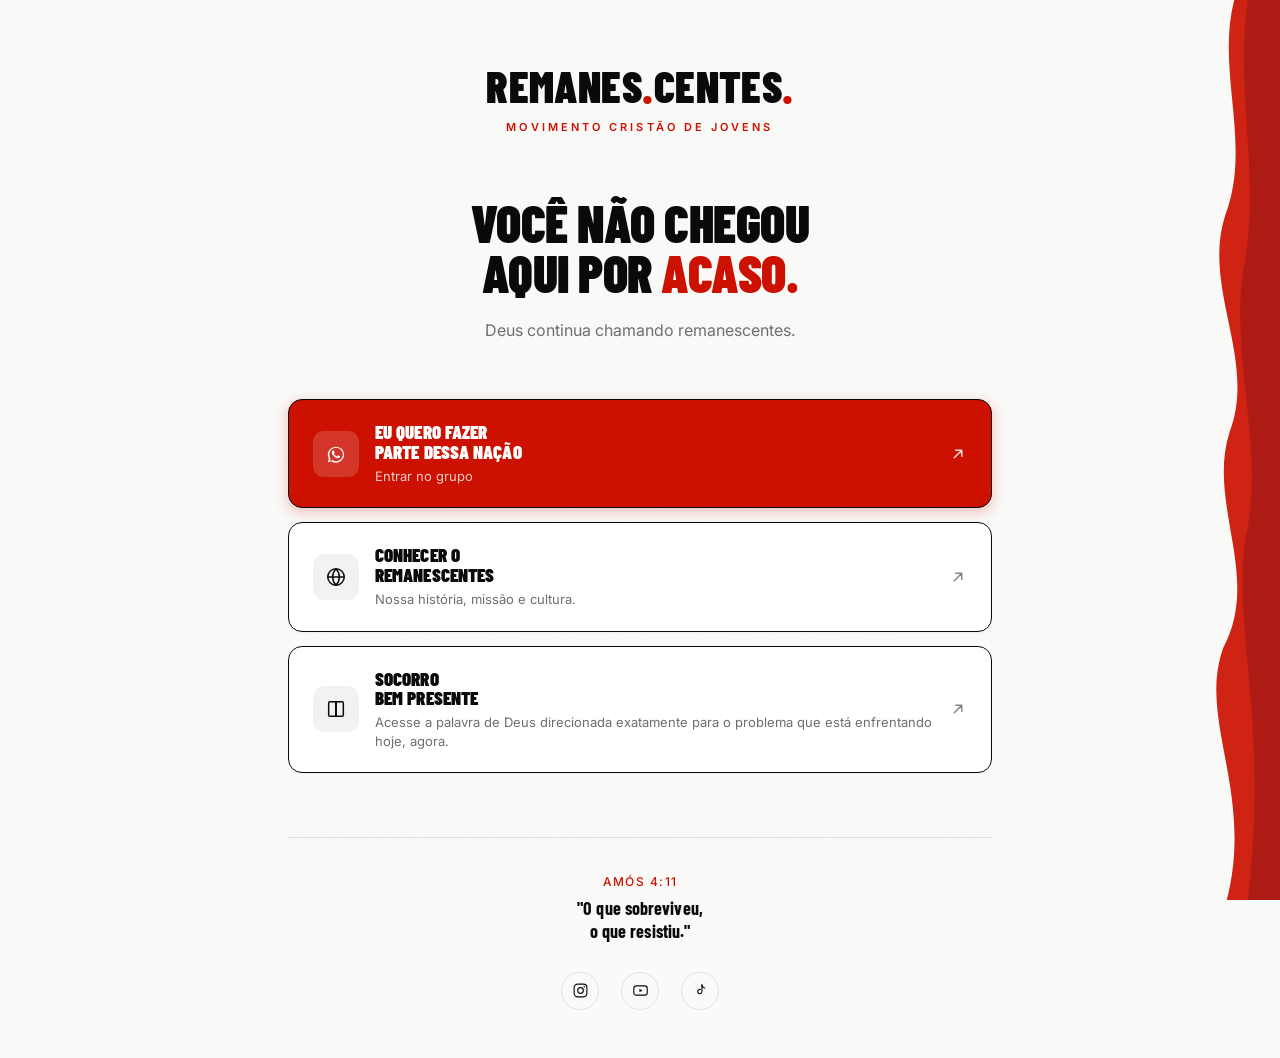
<file: biosite/index.html>
<!DOCTYPE html>
<html lang="pt-BR">
<head>
<meta charset="UTF-8">
<meta name="viewport" content="width=device-width, initial-scale=1.0, viewport-fit=cover">
<title>Remanes.centes — Movimento cristão de jovens</title>
<meta name="description" content="Você não chegou aqui por acaso. Deus continua chamando remanescentes.">
<link rel="icon" type="image/svg+xml" href="assets/favicon.svg">

<link rel="preconnect" href="https://fonts.googleapis.com">
<link rel="preconnect" href="https://fonts.gstatic.com" crossorigin>
<link href="https://fonts.googleapis.com/css2?family=Barlow+Condensed:wght@700;900&family=Inter:wght@400;500;600&display=swap" rel="stylesheet">

<link rel="stylesheet" href="css/variables.css">
<link rel="stylesheet" href="css/style.css">
<link rel="stylesheet" href="css/animations.css">
</head>
<body>

<div class="loader" id="loader">
  <div class="loader-mark">REMANES<span class="dot">.</span>CENTES<span class="dot">.</span></div>
</div>

<div class="grain" aria-hidden="true">
  <svg width="100%" height="100%">
    <filter id="grainFilter">
      <feTurbulence type="fractalNoise" baseFrequency="0.85" numOctaves="2" stitchTiles="stitch"/>
      <feColorMatrix type="saturate" values="0"/>
    </filter>
    <rect width="100%" height="100%" filter="url(#grainFilter)"/>
  </svg>
</div>

<div class="brush-wrap" aria-hidden="true">
  <svg viewBox="0 0 120 1000" preserveAspectRatio="none" xmlns="http://www.w3.org/2000/svg">
    <path d="M70 0 C 50 80, 90 160, 60 240 C 35 320, 95 400, 65 480 C 40 560, 100 640, 58 720 C 30 800, 92 880, 62 1000 L 120 1000 L 120 0 Z" fill="#CC1100"/>
    <path d="M85 0 C 70 100, 100 200, 80 300 C 65 400, 105 500, 82 600 C 68 700, 108 800, 85 1000 L 120 1000 L 120 0 Z" fill="#8B0000" opacity="0.55"/>
  </svg>
</div>

<main class="container">

  <header class="brand reveal" data-reveal="0">
    <div class="brand-mark">REMANES<span class="dot">.</span>CENTES<span class="dot">.</span></div>
    <div class="brand-sub">MOVIMENTO CRISTÃO DE JOVENS</div>
  </header>

  <section class="hero reveal" data-reveal="90">
    <h1 class="hero-title">VOCÊ NÃO CHEGOU<br>AQUI POR <span class="accent">ACASO.</span></h1>
    <p class="hero-text">Deus continua chamando remanescentes.</p>
  </section>

  <nav class="cards" aria-label="Links principais">

    <a href="#" id="link-whatsapp" target="_blank" rel="noopener" class="card card-primary reveal" data-reveal="180">
      <span class="card-icon" aria-hidden="true">
        <svg viewBox="0 0 24 24" fill="none" xmlns="http://www.w3.org/2000/svg">
          <path d="M17.6 6.32A8.86 8.86 0 0 0 11.94 4C7.03 4 3.04 7.98 3.04 12.9c0 1.57.41 3.1 1.2 4.45L3 21l3.76-1.2a8.9 8.9 0 0 0 5.18 1.65h.01c4.9 0 8.89-3.98 8.89-8.9a8.84 8.84 0 0 0-2.6-6.23h.36zM11.95 19.8h-.01a7.4 7.4 0 0 1-3.77-1.03l-.27-.16-2.8.9.9-2.73-.18-.28a7.36 7.36 0 0 1-1.13-3.93c0-4.07 3.32-7.38 7.4-7.38a7.34 7.34 0 0 1 7.38 7.38c0 4.07-3.32 7.37-7.4 7.37l-.12-.14zm4.05-5.53c-.22-.11-1.31-.65-1.51-.72-.2-.07-.35-.11-.5.11-.15.22-.57.72-.7.87-.13.15-.26.16-.48.05-.22-.11-.94-.35-1.79-1.11a6.69 6.69 0 0 1-1.24-1.54c-.13-.22-.01-.34.1-.45.1-.1.22-.26.33-.4.11-.13.15-.22.22-.37.07-.15.04-.28-.02-.39-.06-.11-.5-1.2-.68-1.65-.18-.43-.36-.37-.5-.38h-.43c-.15 0-.39.06-.59.28-.2.22-.78.76-.78 1.85s.8 2.15.91 2.3c.11.15 1.57 2.4 3.81 3.36.53.23.95.37 1.27.47.53.17 1.02.15 1.4.09.43-.06 1.31-.53 1.49-1.05.18-.51.18-.95.13-1.04-.05-.09-.2-.15-.42-.26z" fill="white"/>
        </svg>
      </span>
      <span class="card-body">
        <span class="card-title">EU QUERO FAZER<br>PARTE DESSA NAÇÃO</span>
        <span class="card-subtext">Entrar no grupo</span>
      </span>
      <svg class="card-arrow" viewBox="0 0 24 24" fill="none" aria-hidden="true">
        <path d="M7 17L17 7M17 7H9M17 7V15" stroke="white" stroke-width="2" stroke-linecap="round" stroke-linejoin="round"/>
      </svg>
    </a>

    <a href="#" id="link-site" target="_blank" rel="noopener" class="card reveal" data-reveal="260">
      <span class="card-icon" aria-hidden="true">
        <svg viewBox="0 0 24 24" fill="none" xmlns="http://www.w3.org/2000/svg">
          <circle cx="12" cy="12" r="9" stroke="#0A0A0A" stroke-width="1.6"/>
          <path d="M3 12h18M12 3c2.4 2.6 3.7 5.8 3.7 9s-1.3 6.4-3.7 9c-2.4-2.6-3.7-5.8-3.7-9s1.3-6.4 3.7-9z" stroke="#0A0A0A" stroke-width="1.6"/>
        </svg>
      </span>
      <span class="card-body">
        <span class="card-title">CONHECER O<br>REMANESCENTES</span>
        <span class="card-subtext">Nossa história, missão e cultura.</span>
      </span>
      <svg class="card-arrow" viewBox="0 0 24 24" fill="none" aria-hidden="true">
        <path d="M7 17L17 7M17 7H9M17 7V15" stroke="#0A0A0A" stroke-width="2" stroke-linecap="round" stroke-linejoin="round"/>
      </svg>
    </a>

    <a href="#" id="link-biblia" target="_blank" rel="noopener" class="card reveal" data-reveal="340">
      <span class="card-icon" aria-hidden="true">
        <svg viewBox="0 0 24 24" fill="none" xmlns="http://www.w3.org/2000/svg">
          <path d="M4 5.5C4 4.67 4.67 4 5.5 4H12v16H5.5c-.83 0-1.5-.67-1.5-1.5v-13z" stroke="#0A0A0A" stroke-width="1.6" stroke-linejoin="round"/>
          <path d="M20 5.5c0-.83-.67-1.5-1.5-1.5H12v16h6.5c.83 0 1.5-.67 1.5-1.5v-13z" stroke="#0A0A0A" stroke-width="1.6" stroke-linejoin="round"/>
          <path d="M12 4v16" stroke="#0A0A0A" stroke-width="1.6"/>
        </svg>
      </span>
      <span class="card-body">
        <span class="card-title">SOCORRO<br>BEM PRESENTE</span>
        <span class="card-subtext">Acesse a palavra de Deus direcionada exatamente para o problema que está enfrentando hoje, agora.</span>
      </span>
      <svg class="card-arrow" viewBox="0 0 24 24" fill="none" aria-hidden="true">
        <path d="M7 17L17 7M17 7H9M17 7V15" stroke="#0A0A0A" stroke-width="2" stroke-linecap="round" stroke-linejoin="round"/>
      </svg>
    </a>

  </nav>

  <footer class="footer reveal" data-reveal="420">
    <div class="footer-verse">AMÓS 4:11</div>
    <div class="footer-quote">"O que sobreviveu,<br>o que resistiu."</div>

    <div class="footer-social">
      <a href="#" id="social-instagram" target="_blank" rel="noopener" aria-label="Instagram">
        <svg viewBox="0 0 24 24" fill="none"><rect x="3" y="3" width="18" height="18" rx="5" stroke="currentColor" stroke-width="1.6"/><circle cx="12" cy="12" r="4" stroke="currentColor" stroke-width="1.6"/><circle cx="17.3" cy="6.7" r="1.1" fill="currentColor"/></svg>
      </a>
      <a href="#" id="social-youtube" target="_blank" rel="noopener" aria-label="YouTube">
        <svg viewBox="0 0 24 24" fill="none"><rect x="2.5" y="5.5" width="19" height="13" rx="3.5" stroke="currentColor" stroke-width="1.6"/><path d="M10.5 9.5L15 12l-4.5 2.5v-5z" fill="currentColor"/></svg>
      </a>
      <a href="#" id="social-tiktok" target="_blank" rel="noopener" aria-label="TikTok">
        <svg viewBox="0 0 24 24" fill="none"><path d="M14 4v9.5a3 3 0 1 1-2.2-2.9" stroke="currentColor" stroke-width="1.6" stroke-linecap="round"/><path d="M14 4c0 2.5 2 4.2 4.2 4.4" stroke="currentColor" stroke-width="1.6" stroke-linecap="round"/></svg>
      </a>
    </div>
  </footer>

</main>

<div class="popup-overlay" id="popup-overlay" role="dialog" aria-modal="true" aria-hidden="true">
  <div class="popup-modal">
    <div class="popup-bar"></div>
    <div class="popup-content">
      <h2 class="popup-title">DEUS TEM UMA<br>PALAVRA PARA VOCÊ.</h2>
      <p class="popup-text">
        Talvez você tenha vindo conhecer o Remanescentes.<br><br>
        Mas Deus talvez queira falar primeiro ao seu coração.<br><br>
        Existe uma mensagem preparada <strong>exatamente</strong> para o problema que você está enfrentando hoje.
      </p>
    </div>
    <div class="popup-actions">
      <a href="#" id="popup-primary" target="_blank" rel="noopener" class="popup-btn-primary">
        QUERO OUVIR ESSA PALAVRA
      </a>
      <button type="button" id="popup-close" class="popup-btn-secondary">Agora não</button>
    </div>
  </div>
</div>

<script src="js/config.js"></script>
<script src="js/app.js"></script>
<script src="js/popup.js"></script>
</body>
</html>
</file>
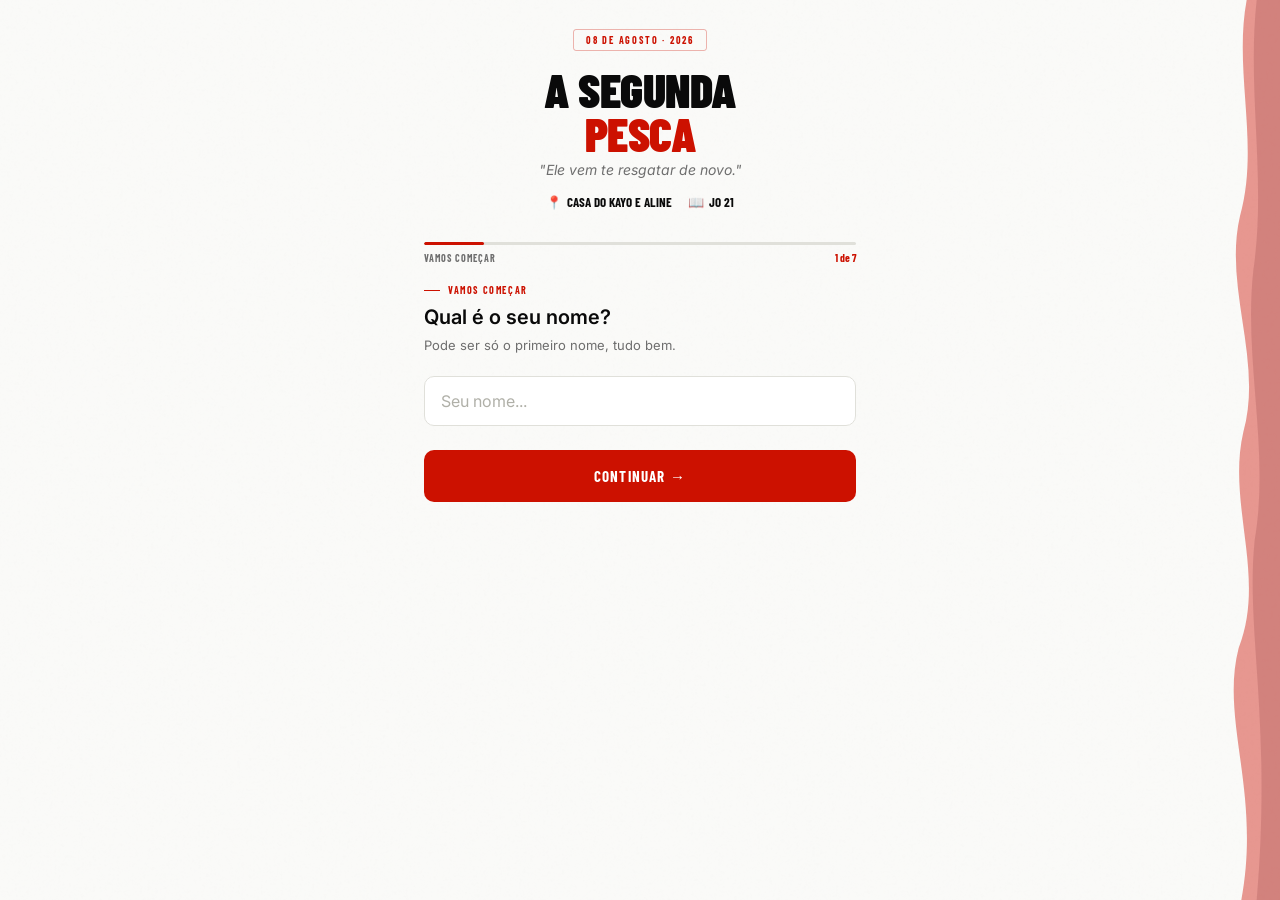
<file: confirmacao/index.html>
<!DOCTYPE html>
<html lang="pt-BR">
<head>
<meta charset="UTF-8">
<meta name="viewport" content="width=device-width, initial-scale=1.0">
<title>A Segunda Pesca — Confirmar Presença</title>
<link href="https://fonts.googleapis.com/css2?family=Barlow+Condensed:wght@700;900&family=Inter:wght@400;500;600&display=swap" rel="stylesheet">
<style>
*{margin:0;padding:0;box-sizing:border-box}
:root{
  --black:#0A0A0A;--red:#CC1100;--ember:#8B0000;
  --white:#F5F5F0;--bg:#FAFAF8;
  --gray:#1A1A1A;--gray2:#2A2A2A;--muted:#6E6E6E;
  --line:#E0E0DA;--line2:#F0F0EA;
  --fd:'Barlow Condensed',sans-serif;--fb:'Inter',sans-serif;
  --ease:cubic-bezier(.16,1,.3,1);
}
html,body{background:var(--bg);color:var(--black);font-family:var(--fb);min-height:100vh;-webkit-font-smoothing:antialiased}
body::before{content:'';position:fixed;inset:0;background-image:url("data:image/svg+xml,%3Csvg viewBox='0 0 256 256' xmlns='http://www.w3.org/2000/svg'%3E%3Cfilter id='n'%3E%3CfeTurbulence type='fractalNoise' baseFrequency='0.9' numOctaves='4' stitchTiles='stitch'/%3E%3C/filter%3E%3Crect width='100%25' height='100%25' filter='url(%23n)' opacity='0.03'/%3E%3C/svg%3E");pointer-events:none;z-index:0;opacity:.5}
.brush{position:fixed;top:0;right:0;width:80px;height:100vh;z-index:0;pointer-events:none;opacity:.6}
.wrap{position:relative;z-index:1;max-width:480px;margin:0 auto;padding:0 0 80px}

/* HEADER */
.hdr{padding:28px 24px 0;text-align:center}
.event-tag{display:inline-block;font-family:var(--fd);font-size:10px;font-weight:700;letter-spacing:.18em;text-transform:uppercase;color:var(--red);border:1px solid rgba(204,17,0,.3);padding:4px 12px;border-radius:3px;margin-bottom:16px}
.event-title{font-family:var(--fd);font-weight:900;font-size:48px;line-height:.92;letter-spacing:-.01em;text-transform:uppercase;color:var(--black);margin-bottom:6px}
.event-title .acc{color:var(--red)}
.event-sub{font-family:var(--fb);font-size:14px;color:var(--muted);font-style:italic;margin-bottom:16px}
.event-info{display:flex;align-items:center;justify-content:center;gap:16px;flex-wrap:wrap;margin-bottom:8px}
.event-pill{font-family:var(--fd);font-size:13px;font-weight:700;text-transform:uppercase;color:var(--muted);display:flex;align-items:center;gap:5px}
.event-pill strong{color:var(--black)}

/* PROGRESS */
.prog-wrap{padding:24px 24px 0}
.prog-track{height:3px;background:var(--line);border-radius:99px;overflow:hidden;margin-bottom:6px}
.prog-bar{height:3px;background:var(--red);border-radius:99px;transition:width .6s var(--ease);width:0%}
.prog-meta{display:flex;justify-content:space-between;align-items:center}
.prog-label{font-family:var(--fd);font-size:10px;font-weight:700;letter-spacing:.1em;text-transform:uppercase;color:var(--muted)}
.prog-steps{font-family:var(--fd);font-size:11px;font-weight:700;color:var(--red)}

/* STEPS */
.steps{padding:20px 24px 0}
.step{display:none;animation:fadeUp .45s var(--ease)}
.step.active{display:block}
@keyframes fadeUp{from{opacity:0;transform:translateY(14px)}to{opacity:1;transform:translateY(0)}}
.step-eyebrow{font-family:var(--fd);font-size:10px;font-weight:700;letter-spacing:.16em;text-transform:uppercase;color:var(--red);margin-bottom:8px;display:flex;align-items:center;gap:8px}
.step-eyebrow::before{content:'';width:16px;height:1px;background:var(--red)}
.step-q{font-size:20px;font-weight:600;color:var(--black);line-height:1.3;margin-bottom:6px}
.step-hint{font-size:13px;color:var(--muted);margin-bottom:20px;line-height:1.5}

/* INPUT */
.field-inp{width:100%;font-family:var(--fb);font-size:16px;padding:14px 16px;border-radius:10px;border:1.5px solid var(--line);background:#fff;color:var(--black);transition:border-color .2s,box-shadow .2s;-webkit-appearance:none}
.field-inp:focus{outline:none;border-color:var(--red);box-shadow:0 0 0 3px rgba(204,17,0,.1)}
.field-inp::placeholder{color:#B0B0A8}

/* PILLS */
.pill-group{display:flex;flex-wrap:wrap;gap:8px;margin-bottom:4px}
.pill{font-family:var(--fd);font-size:14px;font-weight:700;letter-spacing:.03em;text-transform:uppercase;padding:10px 18px;border-radius:99px;border:1.5px solid var(--line);background:#fff;color:var(--muted);cursor:pointer;transition:all .2s var(--ease);user-select:none}
.pill:hover{border-color:var(--red);color:var(--red)}
.pill.selected{border-color:var(--red);background:var(--red);color:#fff;transform:scale(1.04)}
.pill.selected::before{content:'✓ ';opacity:.9}

/* CARDS */
.card-group{display:flex;flex-direction:column;gap:8px}
.card-opt{display:flex;align-items:center;gap:12px;padding:14px 16px;border-radius:10px;border:1.5px solid var(--line);background:#fff;cursor:pointer;transition:all .2s var(--ease);-webkit-tap-highlight-color:transparent}
.card-opt:hover{border-color:var(--red);background:#FFF8F8}
.card-opt.selected{border-color:var(--red);background:#FFF0EE}
.card-dot{width:20px;height:20px;border-radius:50%;border:2px solid var(--line);flex-shrink:0;display:flex;align-items:center;justify-content:center;transition:all .2s}
.card-opt.selected .card-dot{background:var(--red);border-color:var(--red)}
.card-opt.selected .card-dot::after{content:'';width:7px;height:7px;border-radius:50%;background:#fff}
.card-text{font-size:14px;color:var(--black);font-weight:500;line-height:1.4}
.card-sub{font-size:12px;color:var(--muted);margin-top:1px}

/* TEXTAREA */
.field-ta{width:100%;font-family:var(--fb);font-size:15px;padding:14px 16px;border-radius:10px;border:1.5px solid var(--line);background:#fff;color:var(--black);resize:none;height:90px;transition:border-color .2s,box-shadow .2s}
.field-ta:focus{outline:none;border-color:var(--red);box-shadow:0 0 0 3px rgba(204,17,0,.1)}
.field-ta::placeholder{color:#B0B0A8}

/* CONDITIONAL */
.conditional{max-height:0;overflow:hidden;transition:max-height .4s var(--ease),opacity .3s;opacity:0;margin-top:0}
.conditional.open{max-height:200px;opacity:1;margin-top:10px}

/* BUTTONS */
.btn-next{width:100%;font-family:var(--fd);font-size:15px;font-weight:700;letter-spacing:.08em;text-transform:uppercase;background:var(--red);color:#fff;border:none;padding:17px;border-radius:10px;cursor:pointer;transition:opacity .2s,transform .15s;margin-top:24px;display:flex;align-items:center;justify-content:center;gap:8px}
.btn-next:hover{opacity:.88}
.btn-next:active{transform:scale(.98)}
.btn-back{width:100%;font-family:var(--fd);font-size:13px;font-weight:700;letter-spacing:.06em;text-transform:uppercase;background:none;border:1.5px solid var(--line);color:var(--muted);padding:12px;border-radius:10px;cursor:pointer;transition:all .2s;margin-top:8px}
.btn-back:hover{border-color:var(--black);color:var(--black)}

/* DIVIDER */
.divl{height:1px;background:var(--line2);margin:20px 0}

/* BURST */
.burst{position:fixed;top:50%;left:50%;transform:translate(-50%,-50%) scale(0);background:var(--red);border-radius:50%;width:120px;height:120px;display:flex;align-items:center;justify-content:center;font-size:36px;z-index:999;pointer-events:none;transition:transform .35s var(--ease),opacity .35s;opacity:0}
.burst.show{transform:translate(-50%,-50%) scale(1);opacity:1}
.burst.hide{transform:translate(-50%,-50%) scale(2);opacity:0}

/* TOAST */
.toast{position:fixed;top:20px;left:50%;transform:translateX(-50%) translateY(-80px);background:var(--black);color:#fff;font-family:var(--fd);font-size:13px;font-weight:700;letter-spacing:.06em;text-transform:uppercase;padding:11px 20px;border-radius:8px;z-index:998;transition:transform .4s var(--ease);white-space:nowrap;border-left:3px solid var(--red)}
.toast.show{transform:translateX(-50%) translateY(0)}

/* SUCCESS */
.success{display:none;padding:20px 24px;text-align:center;animation:fadeUp .5s var(--ease)}
.success.active{display:block}
.success-icon{font-size:44px;margin-bottom:8px;display:block}
.success-title{font-family:var(--fd);font-weight:900;font-size:30px;line-height:.95;text-transform:uppercase;color:var(--black);margin-bottom:6px}
.success-title .acc{color:var(--red)}
.success-sub{font-size:13px;color:var(--muted);line-height:1.5;margin-bottom:16px;max-width:340px;margin-left:auto;margin-right:auto}

/* CÓDIGO DO BRINDE */
.codigo-wrap{background:var(--black);border-radius:16px;padding:20px 20px;margin-bottom:12px;position:relative;overflow:hidden;text-align:center}
.codigo-wrap::before{content:'';position:absolute;top:0;left:0;right:0;height:3px;background:var(--red)}
.codigo-label{font-family:var(--fd);font-size:10px;font-weight:700;letter-spacing:.18em;text-transform:uppercase;color:var(--red);margin-bottom:8px}
.codigo-tag{
  display:inline-block;
  font-family:var(--fd);font-weight:900;font-size:32px;letter-spacing:.08em;
  text-transform:uppercase;color:#fff;
  background:var(--red);border-radius:8px;
  padding:8px 20px;margin-bottom:8px;
  position:relative;
}
.codigo-tag::after{
  content:'TOQUE PARA COPIAR';
  position:absolute;bottom:-20px;left:50%;transform:translateX(-50%);
  font-family:var(--fd);font-size:9px;font-weight:700;letter-spacing:.1em;
  color:var(--muted);white-space:nowrap;
}
.codigo-instrucao{font-size:12px;color:#888880;line-height:1.5;margin-top:24px}
.codigo-instrucao strong{color:#fff}

/* BRINDE CARD */
.brinde-card{background:var(--line2);border-radius:12px;padding:14px 18px;margin-bottom:14px;border-left:3px solid var(--red);text-align:left}
.brinde-label{font-family:var(--fd);font-size:10px;font-weight:700;letter-spacing:.14em;text-transform:uppercase;color:var(--red);margin-bottom:6px}
.brinde-title{font-family:var(--fd);font-size:20px;font-weight:700;text-transform:uppercase;color:var(--black);margin-bottom:4px}
.brinde-text{font-size:13px;color:var(--muted);line-height:1.6}

/* BOTÕES FINAIS */
.btn-whats{display:flex;align-items:center;justify-content:center;gap:8px;width:100%;font-family:var(--fd);font-size:14px;font-weight:700;letter-spacing:.08em;text-transform:uppercase;background:#25D366;color:#fff;border:none;padding:15px;border-radius:10px;cursor:pointer;transition:opacity .2s;text-decoration:none;margin-bottom:12px;box-shadow:0 4px 14px rgba(37,211,102,.35);animation:pulseGlow 2s ease-in-out infinite}
@keyframes pulseGlow{0%,100%{box-shadow:0 4px 14px rgba(37,211,102,.35)}50%{box-shadow:0 4px 22px rgba(37,211,102,.6)}}
.btn-whats:hover{opacity:.88}

.verse-block{background:var(--line2);border-radius:10px;padding:16px 18px;margin-top:16px;border-left:2px solid var(--red);text-align:left}
.verse-text{font-family:var(--fd);font-size:16px;font-weight:700;font-style:italic;color:var(--black);line-height:1.4;margin-bottom:4px}
.verse-ref{font-size:11px;font-weight:600;letter-spacing:.1em;text-transform:uppercase;color:var(--red)}
.logo-footer{font-family:var(--fd);font-weight:900;font-size:16px;letter-spacing:.04em;text-transform:uppercase;color:var(--muted);margin-top:28px;text-align:center}
.logo-footer span{color:var(--red)}

/* COPIED FEEDBACK */
.copied-tip{font-family:var(--fd);font-size:11px;font-weight:700;letter-spacing:.08em;text-transform:uppercase;color:var(--red);text-align:center;margin-top:32px;opacity:0;transition:opacity .3s}
.copied-tip.show{opacity:1}
</style>
</head>
<body>

<svg class="brush" viewBox="0 0 120 1000" preserveAspectRatio="none" aria-hidden="true">
  <path d="M70 0 C 50 80,90 160,60 240 C 35 320,95 400,65 480 C 40 560,100 640,58 720 C 30 800,92 880,62 1000 L 120 1000 L 120 0 Z" fill="#CC1100" opacity=".7"/>
  <path d="M85 0 C 70 100,100 200,80 300 C 65 400,105 500,82 600 C 68 700,108 800,85 1000 L 120 1000 L 120 0 Z" fill="#8B0000" opacity=".4"/>
</svg>

<div class="burst" id="burst">🔥</div>
<div class="toast" id="toast"></div>

<div class="wrap">
  <div class="hdr">
    <div class="event-tag">08 de agosto · 2026</div>
    <div class="event-title">A SEGUNDA<br><span class="acc">PESCA</span></div>
    <div class="event-sub">"Ele vem te resgatar de novo."</div>
    <div class="event-info">
      <span class="event-pill">📍 <strong>Casa do Kayo e Aline</strong></span>
      <span class="event-pill">📖 <strong>Jo 21</strong></span>
    </div>
  </div>

  <div class="prog-wrap">
    <div class="prog-track"><div class="prog-bar" id="progBar"></div></div>
    <div class="prog-meta">
      <span class="prog-label" id="progLabel">Confirmação de presença</span>
      <span class="prog-steps" id="progSteps">1 de 7</span>
    </div>
  </div>

  <div class="steps">

    <!-- STEP 1 -->
    <div class="step active" id="step-1">
      <div class="step-eyebrow">Vamos começar</div>
      <div class="step-q">Qual é o seu nome?</div>
      <div class="step-hint">Pode ser só o primeiro nome, tudo bem.</div>
      <input class="field-inp" id="f-nome" type="text" placeholder="Seu nome..." autocomplete="given-name" maxlength="50">
      <button class="btn-next" onclick="next(1)">Continuar →</button>
    </div>

    <!-- STEP 2 -->
    <div class="step" id="step-2">
      <div class="step-eyebrow">Contato</div>
      <div class="step-q">Seu WhatsApp e faixa etária</div>
      <div class="step-hint">Pra gente entrar em contato e te mandar os detalhes do culto.</div>
      <input class="field-inp" id="f-tel" type="tel" placeholder="(11) 99999-9999" autocomplete="tel" maxlength="15" style="margin-bottom:12px">
      <div class="step-q" style="font-size:16px;margin-bottom:10px">Sua faixa etária</div>
      <div class="pill-group" id="pg-idade">
        <div class="pill" onclick="selPill('pg-idade',this,'18–22')">18–22</div>
        <div class="pill" onclick="selPill('pg-idade',this,'23–26')">23–26</div>
        <div class="pill" onclick="selPill('pg-idade',this,'27–30')">27–30</div>
        <div class="pill" onclick="selPill('pg-idade',this,'30+')">30+</div>
      </div>
      <button class="btn-next" onclick="next(2)">Continuar →</button>
      <button class="btn-back" onclick="back(2)">← Voltar</button>
    </div>

    <!-- STEP 3 -->
    <div class="step" id="step-3">
      <div class="step-eyebrow">Localização</div>
      <div class="step-q">Qual o seu bairro?</div>
      <div class="step-hint">Nos ajuda a entender de onde as pessoas estão vindo.</div>
      <input class="field-inp" id="f-bairro" type="text" placeholder="Ex: Jd. Novo Campos Elíseos..." maxlength="60" style="margin-bottom:20px">
      <div class="step-q" style="font-size:16px;margin-bottom:10px">Como ficou sabendo do evento?</div>
      <div class="pill-group" id="pg-canal">
        <div class="pill" onclick="selPill('pg-canal',this,'Instagram')">Instagram</div>
        <div class="pill" onclick="selPill('pg-canal',this,'WhatsApp')">WhatsApp</div>
        <div class="pill" onclick="selPill('pg-canal',this,'Panfleto')">Panfleto</div>
        <div class="pill" onclick="selPill('pg-canal',this,'Indicação')">Indicação</div>
      </div>
      <button class="btn-next" onclick="next(3)">Continuar →</button>
      <button class="btn-back" onclick="back(3)">← Voltar</button>
    </div>

    <!-- STEP 4 -->
    <div class="step" id="step-4">
      <div class="step-eyebrow">Sua caminhada</div>
      <div class="step-q">Você frequenta alguma igreja atualmente?</div>
      <div class="card-group" id="cg-igreja">
        <div class="card-opt" onclick="selCard('cg-igreja',this,'Sim, sempre')">
          <div class="card-dot"></div>
          <div><div class="card-text">Sim, sempre</div></div>
        </div>
        <div class="card-opt" onclick="selCard('cg-igreja',this,'Sim, às vezes')">
          <div class="card-dot"></div>
          <div><div class="card-text">Sim, às vezes</div></div>
        </div>
        <div class="card-opt" onclick="selCard('cg-igreja',this,'Não no momento')">
          <div class="card-dot"></div>
          <div><div class="card-text">Não no momento</div><div class="card-sub">Tudo bem — você é exatamente pra quem esse culto é feito.</div></div>
        </div>
      </div>
      <div class="conditional" id="cond-igreja">
        <input class="field-inp" id="f-qual-igreja" type="text" placeholder="Qual igreja?" maxlength="60">
      </div>
      <button class="btn-next" onclick="next(4)">Continuar →</button>
      <button class="btn-back" onclick="back(4)">← Voltar</button>
    </div>

    <!-- STEP 5 -->
    <div class="step" id="step-5">
      <div class="step-eyebrow">Dons e talentos</div>
      <div class="step-q">Você participa ou já participou de algum ministério?</div>
      <div class="card-group" id="cg-min">
        <div class="card-opt" onclick="selCard('cg-min',this,'Sim, atualmente')">
          <div class="card-dot"></div>
          <div><div class="card-text">Sim, atualmente</div></div>
        </div>
        <div class="card-opt" onclick="selCard('cg-min',this,'Já participei antes')">
          <div class="card-dot"></div>
          <div><div class="card-text">Já participei antes</div></div>
        </div>
        <div class="card-opt" onclick="selCard('cg-min',this,'Nunca participei')">
          <div class="card-dot"></div>
          <div><div class="card-text">Nunca participei</div><div class="card-sub">Há um primeiro momento pra tudo.</div></div>
        </div>
      </div>
      <div class="conditional" id="cond-min">
        <input class="field-inp" id="f-qual-min" type="text" placeholder="Qual ministério?" maxlength="80">
      </div>
      <button class="btn-next" onclick="next(5)">Continuar →</button>
      <button class="btn-back" onclick="back(5)">← Voltar</button>
    </div>

    <!-- STEP 6 -->
    <div class="step" id="step-6">
      <div class="step-eyebrow">Sua experiência</div>
      <div class="step-q">O que mais te alegra num culto?</div>
      <div class="step-hint">Uma palavra, uma frase — o que vier primeiro.</div>
      <textarea class="field-ta" id="f-alegra" placeholder="Ex: o louvor espontâneo, sentir a presença de Deus..."></textarea>
      <div class="divl"></div>
      <div class="step-q">O que mais te desanima num culto?</div>
      <div class="step-hint">Pode ser honesto — isso nos ajuda a preparar algo incrível pra você.</div>
      <textarea class="field-ta" id="f-desanima" placeholder="Ex: quando é muito longo, quando parece forçado..."></textarea>
      <button class="btn-next" onclick="next(6)">Continuar →</button>
      <button class="btn-back" onclick="back(6)">← Voltar</button>
    </div>

    <!-- STEP 7 -->
    <div class="step" id="step-7">
      <div class="step-eyebrow">Último passo 🔥</div>
      <div class="step-q">Vai vir acompanhado?</div>
      <div class="pill-group" id="pg-acomp" style="margin-bottom:20px">
        <div class="pill" onclick="selPill('pg-acomp',this,'Sim')">Sim 🙌</div>
        <div class="pill" onclick="selPill('pg-acomp',this,'Não')">Vou sozinho</div>
        <div class="pill" onclick="selPill('pg-acomp',this,'Talvez')">Talvez</div>
      </div>
      <div class="step-q" style="font-size:16px;margin-bottom:6px">Alguma necessidade especial?</div>
      <div class="step-hint">Acessibilidade, alimentação, saúde — qualquer coisa que nos ajude a cuidar melhor de você.</div>
      <input class="field-inp" id="f-nec" type="text" placeholder="Opcional — pode deixar em branco" maxlength="120">
      <button class="btn-next" onclick="submitForm()" style="background:var(--black);margin-top:24px">
        🔥 Confirmar minha presença
      </button>
      <button class="btn-back" onclick="back(7)">← Voltar</button>
    </div>

  </div>

  <!-- SUCCESS -->
  <div class="success" id="success">
    <span class="success-icon">🎣</span>
    <div class="success-title">VOCÊ ESTÁ<br><span class="acc">DENTRO!</span></div>
    <div class="success-sub">A rede está sendo lançada, <strong id="nome-confirm"></strong>. Guarda o código abaixo — você vai precisar dele na entrada.</div>

    <div class="codigo-wrap">
      <div class="codigo-label">🎁 Seu código exclusivo</div>
      <div class="codigo-tag" id="codigo-display" onclick="copiarCodigo()" style="cursor:pointer"></div>
      <div class="codigo-instrucao">
        <strong>⚠️ Para garantir seu brinde, entre no grupo abaixo</strong><br>
        e apresente esse código na entrada do evento. Não compartilhe — é pessoal.
      </div>
      <div class="copied-tip" id="copied-tip">✓ Código copiado!</div>
    </div>

    <a id="btn-grupo" href="https://chat.whatsapp.com/BsBQp6wkwe22ImVDenDoXv" target="_blank" class="btn-whats" style="margin-top:0">
      🎁 Entrar no grupo e garantir meu brinde →
    </a>

    <div class="brinde-card">
      <div class="brinde-label">Como resgatar</div>
      <div class="brinde-title">Brinde surpresa 🎁</div>
      <div class="brinde-text">Entre no grupo do evento, guarde esse código e apresente na entrada no dia <strong>08/08</strong>. Cada código é único e válido pra uma pessoa.</div>
    </div>

    <div class="verse-block">
      <div class="verse-text">"Ele vem te resgatar de novo."</div>
      <div class="verse-ref">Jo 21 · A Segunda Pesca · 08.08.2026</div>
    </div>

    <div class="logo-footer">REMANES<span>.</span>CENTES<span>.</span></div>
  </div>

</div>

<script>
// ─── CONFIGURAÇÃO ───────────────────────────────────────
// Quando tiver a URL do Google Sheets, substitua a linha abaixo:
const SHEETS_URL = 'https://script.google.com/macros/s/AKfycbycoQa42bUm3ucw0JpkGQQJSKAd-3-fmm78-ahDkjM1XtHbyyBsreMJKWynFTlcCMEuVQ/exec';
const WHATSAPP_GRUPO = 'https://chat.whatsapp.com/BsBQp6wkwe22ImVDenDoXv';
// ────────────────────────────────────────────────────────

const TOTAL = 7;
let current = 1;
const data = {};
let codigoGerado = '';

const TOASTS = [
  null,
  "Boa! Continuando... 🔥",
  "Você está arrasando! 💪",
  "Ótimo! Mais um passo.",
  "Quase lá... 🎯",
  "Só mais dois passos!",
  "Último! Você consegue 🔥"
];

// Gera código único tipo PESCA-7X3K
function gerarCodigo() {
  const chars = 'ABCDEFGHJKLMNPQRSTUVWXYZ23456789';
  let code = 'PESCA-';
  for (let i = 0; i < 4; i++) {
    code += chars.charAt(Math.floor(Math.random() * chars.length));
  }
  return code;
}

function updateProg(step) {
  document.getElementById('progBar').style.width = Math.round((step / TOTAL) * 100) + '%';
  document.getElementById('progSteps').textContent = step + ' de ' + TOTAL;
  const labels = ['Vamos começar','Contato','Localização','Sua caminhada','Dons e talentos','Sua experiência','Último passo'];
  document.getElementById('progLabel').textContent = labels[step - 1] || 'Concluído';
}

function showToast(msg) {
  const t = document.getElementById('toast');
  t.textContent = msg;
  t.classList.add('show');
  setTimeout(() => t.classList.remove('show'), 2200);
}

function burst(emoji) {
  const b = document.getElementById('burst');
  b.textContent = emoji;
  b.classList.remove('hide');
  b.classList.add('show');
  setTimeout(() => { b.classList.remove('show'); b.classList.add('hide'); }, 600);
}

function selPill(groupId, el, val) {
  document.querySelectorAll('#' + groupId + ' .pill').forEach(p => p.classList.remove('selected'));
  el.classList.add('selected');
  data[groupId] = val;
  burst('✓');
}

function selCard(groupId, el, val) {
  document.querySelectorAll('#' + groupId + ' .card-opt').forEach(c => c.classList.remove('selected'));
  el.classList.add('selected');
  data[groupId] = val;
  burst('✓');
  if (groupId === 'cg-igreja') {
    const cond = document.getElementById('cond-igreja');
    (val !== 'Não no momento') ? cond.classList.add('open') : cond.classList.remove('open');
  }
  if (groupId === 'cg-min') {
    const cond = document.getElementById('cond-min');
    (val !== 'Nunca participei') ? cond.classList.add('open') : cond.classList.remove('open');
  }
}

function validate(step) {
  if (step === 1) {
    const v = document.getElementById('f-nome').value.trim();
    if (!v) { showToast('Coloca seu nome pra continuar 😊'); return false; }
    data.nome = v; return true;
  }
  if (step === 2) {
    const tel = document.getElementById('f-tel').value.trim();
    if (!tel) { showToast('Precisamos do seu WhatsApp 📱'); return false; }
    if (!data['pg-idade']) { showToast('Seleciona sua faixa etária'); return false; }
    data.telefone = tel; return true;
  }
  if (step === 3) {
    const b = document.getElementById('f-bairro').value.trim();
    if (!b) { showToast('Qual o seu bairro?'); return false; }
    if (!data['pg-canal']) { showToast('Como ficou sabendo do evento?'); return false; }
    data.bairro = b; return true;
  }
  if (step === 4) {
    if (!data['cg-igreja']) { showToast('Seleciona uma opção'); return false; }
    data.qualIgreja = document.getElementById('f-qual-igreja').value.trim();
    return true;
  }
  if (step === 5) {
    if (!data['cg-min']) { showToast('Seleciona uma opção'); return false; }
    data.qualMin = document.getElementById('f-qual-min').value.trim();
    return true;
  }
  if (step === 6) {
    const a = document.getElementById('f-alegra').value.trim();
    const d = document.getElementById('f-desanima').value.trim();
    if (!a) { showToast('O que te alegra num culto?'); return false; }
    if (!d) { showToast('O que te desanima? Pode ser honesto 😊'); return false; }
    data.alegra = a; data.desanima = d; return true;
  }
  if (step === 7) {
    if (!data['pg-acomp']) { showToast('Vai vir acompanhado?'); return false; }
    data.nec = document.getElementById('f-nec').value.trim();
    return true;
  }
  return true;
}

function next(from) {
  if (!validate(from)) return;
  document.getElementById('step-' + from).classList.remove('active');
  current = from + 1;
  document.getElementById('step-' + current).classList.add('active');
  updateProg(current);
  if (TOASTS[from]) showToast(TOASTS[from]);
  window.scrollTo({ top: 0, behavior: 'smooth' });
}

function back(from) {
  document.getElementById('step-' + from).classList.remove('active');
  current = from - 1;
  document.getElementById('step-' + current).classList.add('active');
  updateProg(current);
  window.scrollTo({ top: 0, behavior: 'smooth' });
}

async function submitForm() {
  if (!validate(7)) return;

  // Gera código único
  codigoGerado = gerarCodigo();
  data.codigo = codigoGerado;
  data.timestamp = new Date().toISOString();

  // Salva localmente como backup
  try {
    const existing = JSON.parse(localStorage.getItem('pesca_confirmacoes') || '[]');
    existing.push(data);
    localStorage.setItem('pesca_confirmacoes', JSON.stringify(existing));
  } catch(e) {}

  // Envia pro Google Sheets (não bloqueia se falhar)
  if (SHEETS_URL !== 'COLE_AQUI_A_URL_DO_GOOGLE_APPS_SCRIPT') {
    fetch(SHEETS_URL, {
      method: 'POST',
      headers: { 'Content-Type': 'application/json' },
      body: JSON.stringify({
        nome: data.nome,
        telefone: data.telefone,
        idade: data['pg-idade'],
        bairro: data.bairro,
        canal: data['pg-canal'],
        igreja: data['cg-igreja'],
        qualIgreja: data.qualIgreja || '',
        ministerio: data['cg-min'],
        qualMin: data.qualMin || '',
        alegra: data.alegra,
        desanima: data.desanima,
        acompanhado: data['pg-acomp'],
        nec: data.nec || '',
        codigo: codigoGerado,
        timestamp: data.timestamp
      })
    }).catch(() => {});
  }

  // Animação e exibição do sucesso
  burst('🔥');
  setTimeout(() => {
    document.querySelector('.steps').style.display = 'none';
    document.querySelector('.prog-wrap').style.display = 'none';
    const s = document.getElementById('success');
    s.classList.add('active');
    document.getElementById('nome-confirm').textContent = data.nome.split(' ')[0];
    document.getElementById('codigo-display').textContent = codigoGerado;
    document.getElementById('progBar').style.width = '100%';
    document.getElementById('progLabel').textContent = 'Confirmado';
    document.getElementById('progSteps').textContent = '✓ Feito!';
    window.scrollTo({ top: 0, behavior: 'smooth' });
  }, 500);
}

function copiarCodigo() {
  if (!codigoGerado) return;
  navigator.clipboard.writeText(codigoGerado).then(() => {
    const tip = document.getElementById('copied-tip');
    tip.classList.add('show');
    burst('📋');
    showToast('Código copiado! 📋');
    setTimeout(() => tip.classList.remove('show'), 2500);
  }).catch(() => {
    showToast('Código: ' + codigoGerado);
  });
}

// Máscara de telefone
document.getElementById('f-tel').addEventListener('input', function() {
  let v = this.value.replace(/\D/g,'');
  if (v.length > 11) v = v.slice(0,11);
  if (v.length > 6) v = '(' + v.slice(0,2) + ') ' + v.slice(2,7) + '-' + v.slice(7);
  else if (v.length > 2) v = '(' + v.slice(0,2) + ') ' + v.slice(2);
  else if (v.length > 0) v = '(' + v;
  this.value = v;
});

// Enter avança
document.addEventListener('keydown', e => {
  if (e.key === 'Enter' && current <= TOTAL && document.activeElement.tagName !== 'TEXTAREA') {
    const btn = document.querySelector('#step-' + current + ' .btn-next');
    if (btn) btn.click();
  }
});

updateProg(1);
</script>
</body>
</html>
</file>
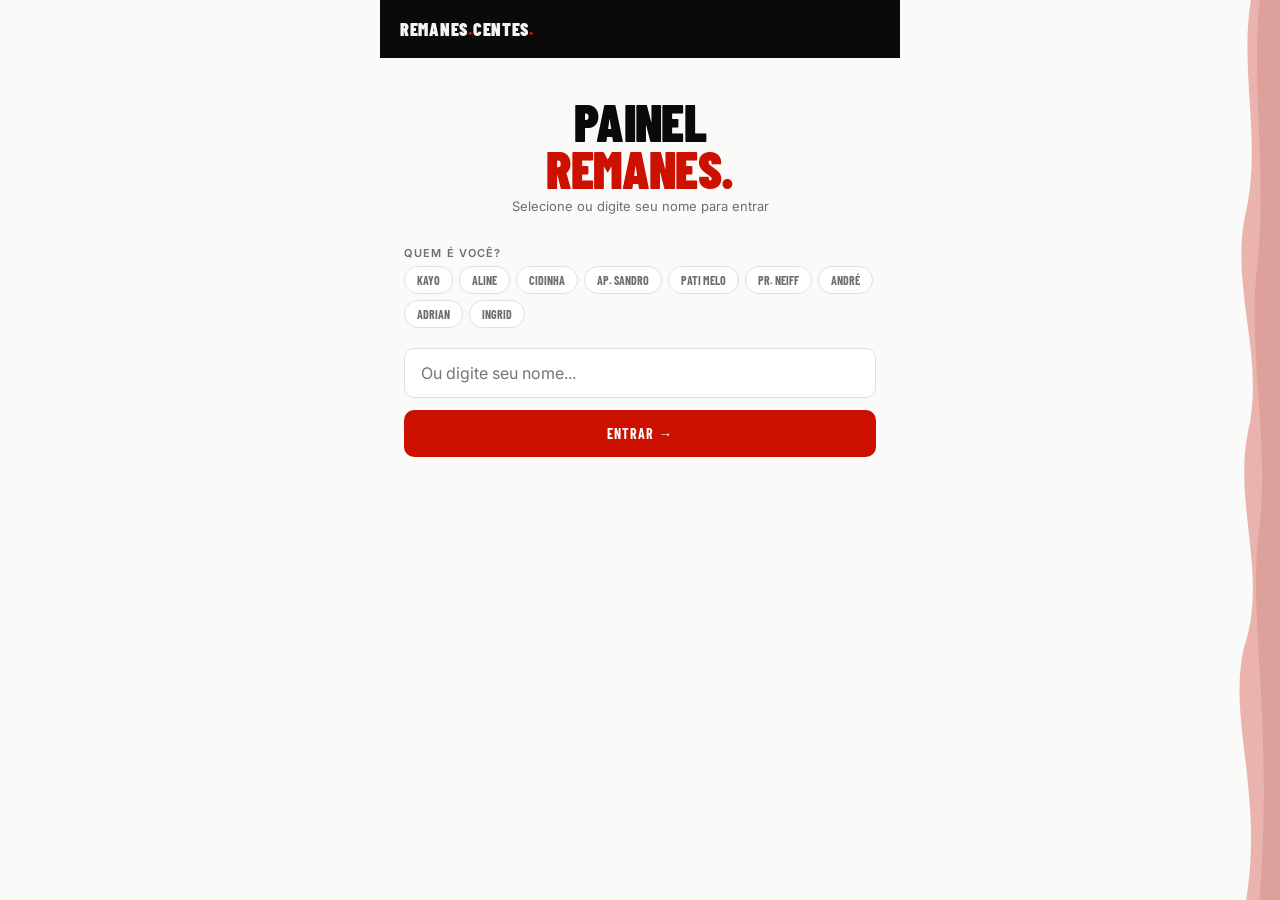
<file: painel/index.html>
<!DOCTYPE html>
<html lang="pt-BR">
<head>
<meta charset="UTF-8">
<meta name="viewport" content="width=device-width, initial-scale=1.0">
<title>Remanescentes — Painel de Tarefas</title>
<link href="https://fonts.googleapis.com/css2?family=Barlow+Condensed:wght@700;900&family=Inter:wght@400;500;600&display=swap" rel="stylesheet">
<style>
*{margin:0;padding:0;box-sizing:border-box}
:root{
  --black:#0A0A0A;--red:#CC1100;--white:#F5F5F0;--bg:#FAFAF8;
  --muted:#6E6E6E;--line:#E0E0DA;--line2:#F0F0EA;
  --fd:'Barlow Condensed',sans-serif;--fb:'Inter',sans-serif;
  --ease:cubic-bezier(.16,1,.3,1);
}
html,body{background:var(--bg);color:var(--black);font-family:var(--fb);min-height:100vh;-webkit-font-smoothing:antialiased}

/* BRUSH */
.brush{position:fixed;top:0;right:0;width:70px;height:100vh;z-index:0;pointer-events:none;opacity:.5}

.app{position:relative;z-index:1;max-width:520px;margin:0 auto;padding:0 0 80px}

/* HEADER */
.hdr{background:var(--black);padding:18px 20px;display:flex;align-items:center;justify-content:space-between;position:sticky;top:0;z-index:100}
.hdr-logo{font-family:var(--fd);font-weight:900;font-size:18px;letter-spacing:.04em;text-transform:uppercase;color:var(--white)}
.hdr-logo span{color:var(--red)}
.hdr-user{display:flex;align-items:center;gap:8px;cursor:pointer}
.hdr-avatar{width:32px;height:32px;border-radius:50%;background:var(--red);display:flex;align-items:center;justify-content:center;font-family:var(--fd);font-size:13px;font-weight:700;color:#fff}
.hdr-name{font-family:var(--fd);font-size:13px;font-weight:700;text-transform:uppercase;color:var(--white)}

/* SCREENS */
.screen{display:none;animation:fadeUp .4s var(--ease)}
.screen.active{display:block}
@keyframes fadeUp{from{opacity:0;transform:translateY(12px)}to{opacity:1;transform:translateY(0)}}

/* LOGIN */
.login-wrap{padding:40px 24px;text-align:center}
.login-logo{font-family:var(--fd);font-weight:900;font-size:52px;line-height:.9;letter-spacing:-.01em;text-transform:uppercase;color:var(--black);margin-bottom:6px}
.login-logo span{color:var(--red)}
.login-sub{font-size:13px;color:var(--muted);margin-bottom:32px}
.login-label{font-size:11px;font-weight:600;letter-spacing:.1em;text-transform:uppercase;color:var(--muted);margin-bottom:6px;text-align:left}
.login-inp{width:100%;font-family:var(--fb);font-size:16px;padding:14px 16px;border-radius:10px;border:1.5px solid var(--line);background:#fff;color:var(--black);transition:border-color .2s;-webkit-appearance:none;margin-bottom:12px}
.login-inp:focus{outline:none;border-color:var(--red)}
.login-names{display:flex;flex-wrap:wrap;gap:6px;margin-bottom:20px}
.name-chip{font-family:var(--fd);font-size:12px;font-weight:700;text-transform:uppercase;padding:6px 12px;border-radius:99px;border:1.5px solid var(--line);background:#fff;color:var(--muted);cursor:pointer;transition:all .2s}
.name-chip:hover{border-color:var(--red);color:var(--red)}
.name-chip.selected{border-color:var(--red);background:var(--red);color:#fff}

/* BUTTONS */
.btn{width:100%;font-family:var(--fd);font-size:14px;font-weight:700;letter-spacing:.08em;text-transform:uppercase;background:var(--red);color:#fff;border:none;padding:15px;border-radius:10px;cursor:pointer;transition:opacity .2s;display:flex;align-items:center;justify-content:center;gap:8px}
.btn:hover{opacity:.88}
.btn-ghost{background:none;border:1.5px solid var(--line);color:var(--muted)}
.btn-ghost:hover{border-color:var(--black);color:var(--black);opacity:1}
.btn-sm{width:auto;font-size:11px;padding:7px 14px;border-radius:8px}
.btn-dark{background:var(--black)}

/* EVENT HEADER */
.event-hdr{padding:20px 20px 0}
.event-tag{font-family:var(--fd);font-size:10px;font-weight:700;letter-spacing:.14em;text-transform:uppercase;color:var(--red);margin-bottom:6px;display:flex;align-items:center;gap:6px}
.event-tag::before{content:'';width:14px;height:1px;background:var(--red)}
.event-name{font-family:var(--fd);font-weight:900;font-size:32px;line-height:.95;text-transform:uppercase;color:var(--black);margin-bottom:4px}
.event-name span{color:var(--red)}
.event-date{font-size:12px;color:var(--muted);margin-bottom:16px}

/* GLOBAL PROGRESS */
.global-prog{background:#fff;border:1px solid var(--line);border-radius:10px;padding:14px 16px;margin:0 20px 16px}
.gp-top{display:flex;justify-content:space-between;align-items:center;margin-bottom:8px}
.gp-label{font-family:var(--fd);font-size:11px;font-weight:700;letter-spacing:.1em;text-transform:uppercase;color:var(--muted)}
.gp-pct{font-family:var(--fd);font-size:18px;font-weight:900;color:var(--red)}
.gp-bar{height:4px;background:var(--line);border-radius:99px;overflow:hidden}
.gp-fill{height:4px;background:var(--red);border-radius:99px;transition:width .5s var(--ease)}

/* SECTION LABEL */
.sec-lbl{font-family:var(--fd);font-size:10px;font-weight:700;letter-spacing:.14em;text-transform:uppercase;color:var(--red);padding:0 20px;margin-bottom:10px;display:flex;align-items:center;gap:8px}
.sec-lbl::after{content:'';flex:1;height:1px;background:var(--line)}

/* MINISTRY CARDS (dashboard) */
.min-cards{padding:0 20px;display:flex;flex-direction:column;gap:10px;margin-bottom:20px}
.min-card{background:#fff;border:1.5px solid var(--line);border-radius:12px;overflow:hidden;cursor:pointer;transition:all .2s;-webkit-tap-highlight-color:transparent}
.min-card:hover{border-color:var(--red);transform:translateY(-1px);box-shadow:0 4px 12px rgba(0,0,0,.06)}
.min-card.highlight{border-color:var(--red);border-width:2px}
.min-card-hd{display:flex;align-items:center;gap:10px;padding:12px 14px}
.min-emoji{font-size:20px;flex-shrink:0}
.min-info{flex:1;min-width:0}
.min-name{font-family:var(--fd);font-size:16px;font-weight:700;text-transform:uppercase;color:var(--black)}
.min-count{font-size:11px;color:var(--muted);margin-top:1px}
.min-prog-wrap{display:flex;align-items:center;gap:8px;flex-shrink:0}
.min-prog-bg{width:56px;height:3px;background:var(--line);border-radius:99px}
.min-prog-fill{height:3px;background:var(--red);border-radius:99px;transition:width .4s var(--ease)}
.min-pct{font-family:var(--fd);font-size:12px;font-weight:700;color:var(--muted);min-width:26px;text-align:right}
.min-badge{font-family:var(--fd);font-size:9px;font-weight:700;letter-spacing:.08em;text-transform:uppercase;padding:2px 8px;border-radius:99px;background:#FFF0EE;color:var(--red);flex-shrink:0}

/* TASK LIST */
.task-hdr{display:flex;align-items:center;gap:10px;padding:16px 20px 10px;cursor:pointer}
.task-hdr-back{font-family:var(--fd);font-size:12px;font-weight:700;letter-spacing:.06em;text-transform:uppercase;color:var(--muted);display:flex;align-items:center;gap:6px;cursor:pointer;margin:12px 20px 0;-webkit-tap-highlight-color:transparent}
.task-hdr-back:hover{color:var(--red)}
.task-min-name{font-family:var(--fd);font-weight:900;font-size:26px;text-transform:uppercase;color:var(--black);flex:1}
.task-min-emoji{font-size:26px}

.tasks{padding:0 20px;display:flex;flex-direction:column;gap:8px;margin-bottom:20px}
.task{display:flex;align-items:flex-start;gap:10px;padding:12px 14px;background:#fff;border:1.5px solid var(--line);border-radius:10px;transition:border-color .2s}
.task.done{background:var(--line2);border-color:var(--line)}
.task-chk{width:20px;height:20px;border-radius:5px;border:2px solid var(--line);flex-shrink:0;margin-top:1px;display:flex;align-items:center;justify-content:center;cursor:pointer;transition:all .2s}
.task.done .task-chk{background:var(--red);border-color:var(--red)}
.task.done .task-chk::after{content:'✓';font-size:11px;color:#fff;font-weight:700}
.task-body{flex:1;min-width:0}
.task-desc{font-size:14px;color:var(--black);line-height:1.4;font-weight:500}
.task.done .task-desc{text-decoration:line-through;color:var(--muted);font-weight:400}
.task-meta{display:flex;align-items:center;gap:8px;margin-top:4px;flex-wrap:wrap}
.task-resp{font-size:11px;color:var(--muted)}
.task-prazo{font-size:11px;font-weight:600;color:var(--muted)}
.task-prazo.late{color:#CC6600}
.task-actions{display:flex;gap:4px;flex-shrink:0;margin-top:1px}
.task-btn{background:none;border:none;cursor:pointer;color:var(--line);font-size:14px;padding:2px 3px;border-radius:4px;transition:color .15s;opacity:0}
.task:hover .task-btn{opacity:1}
.task-btn:hover{color:var(--red)}
.task-btn.del-btn:hover{color:#CC0000}

/* ADD TASK */
.add-task-wrap{padding:0 20px;margin-bottom:16px}
.add-task-form{background:#fff;border:1.5px solid var(--line);border-radius:10px;padding:14px;display:none}
.add-task-form.open{display:block;animation:fadeUp .3s var(--ease)}
.add-inp{width:100%;font-family:var(--fb);font-size:14px;padding:10px 12px;border-radius:8px;border:1.5px solid var(--line);background:var(--bg);color:var(--black);margin-bottom:8px;-webkit-appearance:none}
.add-inp:focus{outline:none;border-color:var(--red)}
.add-inp::placeholder{color:#B0B0A8}
.add-row{display:flex;gap:8px;flex-wrap:wrap}
.add-row select{font-family:var(--fb);font-size:13px;padding:8px 10px;border-radius:8px;border:1.5px solid var(--line);background:var(--bg);color:var(--black);flex:1;min-width:0}
.add-row select:focus{outline:none;border-color:var(--red)}
.add-actions{display:flex;gap:8px;margin-top:10px}

/* WHATSAPP MSG */
.wa-box{background:var(--black);border-radius:10px;padding:14px 16px;margin:0 20px 16px;display:none}
.wa-box.show{display:block;animation:fadeUp .3s var(--ease)}
.wa-label{font-family:var(--fd);font-size:9px;font-weight:700;letter-spacing:.14em;text-transform:uppercase;color:var(--red);margin-bottom:8px}
.wa-text{font-size:12px;color:#888880;line-height:1.6;white-space:pre-wrap;font-family:monospace;border-bottom:1px solid var(--gray2);padding-bottom:10px;margin-bottom:10px}

/* MODAL */
.modal-overlay{position:fixed;inset:0;background:rgba(10,10,10,.5);z-index:200;display:none;align-items:flex-end;justify-content:center;padding:0}
.modal-overlay.open{display:flex;animation:fadeUp .3s var(--ease)}
.modal{background:var(--bg);border-radius:20px 20px 0 0;padding:24px 20px 32px;width:100%;max-width:520px}
.modal-title{font-family:var(--fd);font-weight:900;font-size:22px;text-transform:uppercase;color:var(--black);margin-bottom:16px}
.modal-inp{width:100%;font-family:var(--fb);font-size:15px;padding:12px 14px;border-radius:9px;border:1.5px solid var(--line);background:#fff;color:var(--black);margin-bottom:10px;-webkit-appearance:none}
.modal-inp:focus{outline:none;border-color:var(--red)}

/* TOAST */
.toast{position:fixed;top:16px;left:50%;transform:translateX(-50%) translateY(-80px);background:var(--black);color:#fff;font-family:var(--fd);font-size:12px;font-weight:700;letter-spacing:.06em;text-transform:uppercase;padding:10px 18px;border-radius:8px;z-index:999;transition:transform .4s var(--ease);white-space:nowrap;border-left:3px solid var(--red)}
.toast.show{transform:translateX(-50%) translateY(0)}

/* EMPTY */
.empty{text-align:center;padding:24px 20px;font-size:13px;color:var(--muted)}
</style>
</head>
<body>

<svg class="brush" viewBox="0 0 120 1000" preserveAspectRatio="none" aria-hidden="true">
  <path d="M70 0 C 50 80,90 160,60 240 C 35 320,95 400,65 480 C 40 560,100 640,58 720 C 30 800,92 880,62 1000 L 120 1000 L 120 0 Z" fill="#CC1100" opacity=".6"/>
  <path d="M85 0 C 70 100,100 200,80 300 C 65 400,105 500,82 600 C 68 700,108 800,85 1000 L 120 1000 L 120 0 Z" fill="#8B0000" opacity=".35"/>
</svg>

<div class="toast" id="toast"></div>

<!-- MODAL NOVA TAREFA OUTRO MINISTÉRIO (só Kayo) -->
<div class="modal-overlay" id="modal-overlay" onclick="if(event.target===this)closeModal()">
  <div class="modal">
    <div class="modal-title">Nova tarefa</div>
    <select class="modal-inp" id="modal-min"></select>
    <input class="modal-inp" id="modal-desc" placeholder="Descrição da tarefa..." maxlength="120">
    <input class="modal-inp" id="modal-resp" placeholder="Responsável (opcional)" maxlength="40">
    <input class="modal-inp" type="date" id="modal-prazo">
    <div style="display:flex;gap:8px;margin-top:4px">
      <button class="btn btn-ghost btn-sm" style="flex:1" onclick="closeModal()">Cancelar</button>
      <button class="btn btn-sm" style="flex:2" onclick="saveModalTask()">Criar tarefa</button>
    </div>
  </div>
</div>

<div class="app">

  <header class="hdr">
    <div class="hdr-logo">REMANES<span>.</span>CENTES<span>.</span></div>
    <div class="hdr-user" id="hdr-user" onclick="logout()" style="display:none">
      <div class="hdr-avatar" id="hdr-avatar">?</div>
      <div class="hdr-name" id="hdr-name-display"></div>
    </div>
  </header>

  <!-- TELA LOGIN -->
  <div class="screen active" id="screen-login">
    <div class="login-wrap">
      <div class="login-logo">PAINEL<br><span>REMANES.</span></div>
      <div class="login-sub">Selecione ou digite seu nome para entrar</div>
      <div class="login-label">Quem é você?</div>
      <div class="login-names" id="login-names"></div>
      <input class="login-inp" id="login-inp" placeholder="Ou digite seu nome..." maxlength="40">
      <button class="btn" onclick="doLogin()">Entrar →</button>
    </div>
  </div>

  <!-- TELA DASHBOARD -->
  <div class="screen" id="screen-dash">
    <div class="event-hdr">
      <div class="event-tag">Evento ativo</div>
      <div class="event-name">A SEGUNDA <span>PESCA</span></div>
      <div class="event-date">08 de agosto de 2026 · Casa do Kayo e Aline</div>
    </div>
    <div class="global-prog">
      <div class="gp-top">
        <span class="gp-label">Progresso geral</span>
        <span class="gp-pct" id="gp-pct">0%</span>
      </div>
      <div class="gp-bar"><div class="gp-fill" id="gp-fill" style="width:0%"></div></div>
    </div>
    <div class="sec-lbl" id="sec-meu">Meu ministério</div>
    <div class="min-cards" id="cards-meu"></div>
    <div class="sec-lbl" id="sec-outros">Outros ministérios</div>
    <div class="min-cards" id="cards-outros"></div>
    <div style="padding:0 20px;margin-top:4px" id="wrap-btn-kayo" style="display:none">
      <button class="btn btn-dark" onclick="openModal()">+ Tarefa em qualquer ministério</button>
    </div>
  </div>

  <!-- TELA MINISTÉRIO -->
  <div class="screen" id="screen-min">
    <div class="task-hdr-back" onclick="showDash()">← Voltar</div>
    <div class="task-hdr">
      <div class="task-min-emoji" id="task-min-emoji"></div>
      <div class="task-min-name" id="task-min-name"></div>
    </div>

    <div class="add-task-wrap">
      <button class="btn btn-ghost btn-sm" id="btn-add-task" onclick="toggleAddForm()" style="width:100%">+ Nova tarefa</button>
      <div class="add-task-form" id="add-task-form">
        <input class="add-inp" id="add-desc" placeholder="Descrição da tarefa..." maxlength="120">
        <div class="add-row">
          <input class="add-inp" id="add-resp" placeholder="Responsável (opcional)" maxlength="40" style="margin:0;flex:1">
          <input class="add-inp" type="date" id="add-prazo" style="margin:0;flex:1">
        </div>
        <div class="add-actions">
          <button class="btn btn-ghost btn-sm" onclick="toggleAddForm()">Cancelar</button>
          <button class="btn btn-sm" onclick="addTask()">Criar + Copiar WhatsApp</button>
        </div>
      </div>
    </div>

    <div class="wa-box" id="wa-box">
      <div class="wa-label">📋 Mensagem para o WhatsApp</div>
      <div class="wa-text" id="wa-text"></div>
      <button class="btn btn-sm" onclick="copyWA()" style="background:#25D366">Copiar mensagem</button>
    </div>

    <div class="tasks" id="task-list"></div>
  </div>

</div>

<script>
// ─── CONFIG ─────────────────────────────────────
const SHEETS_URL = 'https://script.google.com/macros/s/AKfycbycoQa42bUm3ucw0JpkGQQJSKAd-3-fmm78-ahDkjM1XtHbyyBsreMJKWynFTlcCMEuVQ/exec';
const PAINEL_LINK = 'https://remanescentes.vercel.app/painel';
const WHATSAPP_GRUPOS = {
  louvor: 'https://wa.me/group/louvor',
  eventos: 'https://wa.me/group/eventos',
  redes: 'https://wa.me/group/redes',
  comunicacao: 'https://wa.me/group/comunicacao',
  intercessao: 'https://wa.me/group/intercessao',
  tesouraria: 'https://wa.me/group/tesouraria'
};

// ─── DADOS ──────────────────────────────────────
const LIDERES = ['Kayo','Aline','Cidinha','Ap. Sandro','Pati Melo','Pr. Neiff','André','Adrian','Ingrid'];
const ADMIN = ['Kayo'];

const MINISTERIOS = [
  {id:'louvor',     name:'Louvor',          emoji:'🎸', membros:['Pr. Neiff','Aline','Adrian','Ingrid','Milton']},
  {id:'eventos',    name:'Eventos & Cultos', emoji:'🎤', membros:['Cidinha','Pati Melo','André','Nath']},
  {id:'redes',      name:'Redes Sociais',    emoji:'📱', membros:['Adrian']},
  {id:'comunicacao',name:'Comunicação',      emoji:'📢', membros:['Ap. Sandro']},
  {id:'intercessao',name:'Intercessão',      emoji:'🙏', membros:['Ap. Sandro']},
  {id:'tesouraria', name:'Tesouraria',       emoji:'💰', membros:['Pati Melo']},
];

// ─── TAREFAS INICIAIS ────────────────────────────
let tasks = [
  // LOUVOR
  {id:'l1',min:'louvor',desc:'Escolher 4 louvores iniciais',resp:'',prazo:'',done:false,criadoPor:'Kayo'},
  {id:'l2',min:'louvor',desc:'Escolher louvor final',resp:'',prazo:'',done:false,criadoPor:'Kayo'},
  {id:'l3',min:'louvor',desc:'Convidar músicos (instrumentos específicos)',resp:'',prazo:'',done:false,criadoPor:'Kayo'},
  {id:'l4',min:'louvor',desc:'Realizar ensaio',resp:'',prazo:'',done:false,criadoPor:'Kayo'},
  {id:'l5',min:'louvor',desc:'Providenciar som e recursos',resp:'',prazo:'',done:false,criadoPor:'Kayo'},
  {id:'l6',min:'louvor',desc:'Alinhar com Kayo sobre louvores escolhidos e recurso previsto',resp:'',prazo:'',done:false,criadoPor:'Kayo'},
  {id:'l7',min:'louvor',desc:'Montagem do som 1 dia antes do evento',resp:'',prazo:'2026-08-07',done:false,criadoPor:'Kayo'},
  // EVENTOS
  {id:'e1',min:'eventos',desc:'Providenciar cadeiras',resp:'',prazo:'',done:false,criadoPor:'Kayo'},
  {id:'e2',min:'eventos',desc:'Providenciar / adaptar púlpito',resp:'',prazo:'',done:false,criadoPor:'Kayo'},
  {id:'e3',min:'eventos',desc:'Planejar e providenciar decoração',resp:'',prazo:'',done:false,criadoPor:'Kayo'},
  {id:'e4',min:'eventos',desc:'Convidar e coordenar voluntários para servir',resp:'',prazo:'',done:false,criadoPor:'Kayo'},
  // REDES SOCIAIS
  {id:'r1',min:'redes',desc:'Criar convite para redes sociais',resp:'Adrian',prazo:'',done:false,criadoPor:'Kayo'},
  {id:'r2',min:'redes',desc:'Criar convite post e legenda para WhatsApp',resp:'Adrian',prazo:'',done:false,criadoPor:'Kayo'},
  {id:'r3',min:'redes',desc:'Criar convite para impressão (panfleto)',resp:'Adrian',prazo:'',done:false,criadoPor:'Kayo'},
  {id:'r4',min:'redes',desc:'Postar stories sobre o evento diariamente (ângulos variados: convite, testemunhos, louvores, bastidores)',resp:'Adrian',prazo:'',done:false,criadoPor:'Kayo'},
  {id:'r5',min:'redes',desc:'Postar no feed 2x por semana até o evento',resp:'Adrian',prazo:'',done:false,criadoPor:'Kayo'},
  {id:'r6',min:'redes',desc:'Social selling com seguidores — convidar para o culto',resp:'Adrian',prazo:'',done:false,criadoPor:'Kayo'},
  // COMUNICAÇÃO
  {id:'c1',min:'comunicacao',desc:'Imprimir materiais de divulgação (convites)',resp:'',prazo:'',done:false,criadoPor:'Kayo'},
  {id:'c2',min:'comunicacao',desc:'Distribuir materiais nos pontos chave do bairro',resp:'',prazo:'',done:false,criadoPor:'Kayo'},
  {id:'c3',min:'comunicacao',desc:'Criar campanhas de divulgação (evangelismo, negócios locais, conexão com outras igrejas)',resp:'',prazo:'',done:false,criadoPor:'Kayo'},
  {id:'c4',min:'comunicacao',desc:'Convidar pessoas pessoalmente e por WhatsApp',resp:'',prazo:'',done:false,criadoPor:'Kayo'},
  {id:'c5',min:'comunicacao',desc:'Solicitar indicação de convidados aos demais membros e realizar contato',resp:'',prazo:'',done:false,criadoPor:'Kayo'},
  // INTERCESSÃO
  {id:'i1',min:'intercessao',desc:'Orar diariamente pelo culto A Segunda Pesca',resp:'Ap. Sandro',prazo:'',done:false,criadoPor:'Kayo'},
  // TESOURARIA
  {id:'t1',min:'tesouraria',desc:'Controlar os custos de execução de cada tarefa de cada ministério',resp:'Pati Melo',prazo:'',done:false,criadoPor:'Kayo'},
  {id:'t2',min:'tesouraria',desc:'Levantar a necessidade de recurso para realização do evento',resp:'Pati Melo',prazo:'',done:false,criadoPor:'Kayo'},
  {id:'t3',min:'tesouraria',desc:'Propor meios de arrecadação',resp:'Pati Melo',prazo:'',done:false,criadoPor:'Kayo'},
  {id:'t4',min:'tesouraria',desc:'Controlar arrecadação',resp:'Pati Melo',prazo:'',done:false,criadoPor:'Kayo'},
];

// Carrega do localStorage se existir
async function loadTasks() {
  try {
    const res = await fetch(SHEETS_URL + '?action=getTarefas&eventoId=EVT001');
    const json = await res.json();
    if (json.status === 'ok' && json.data.length > 0) {
      tasks = json.data.map(t => ({
        id: t.id,
        min: t.ministerio,
        desc: t.descricao,
        resp: t.responsavel || '',
        prazo: t.prazo || '',
        done: t.status === 'feito',
        criadoPor: t.criadoPor || 'Kayo'
      }));
      renderDash();
    } else {
      loadLocal();
    }
  } catch(e) {
    loadLocal();
  }
}
function loadLocal() {
  try {
    const saved = localStorage.getItem('rem_tasks_v1');
    if (saved) { tasks = JSON.parse(saved); renderDash(); }
  } catch(e) {}
}
async function saveTasks() {
  // Salva local como backup imediato
  try { localStorage.setItem('rem_tasks_v1', JSON.stringify(tasks)); } catch(e) {}
}
async function syncTask(task) {
  try {
    await fetch(SHEETS_URL, {
      method: 'POST',
      headers: {'Content-Type':'application/json'},
      body: JSON.stringify({
        action: 'updateTarefa',
        id: task.id,
        status: task.done ? 'feito' : 'aberto',
        descricao: task.desc,
        responsavel: task.resp,
        prazo: task.prazo
      })
    });
  } catch(e) {}
}
async function syncNewTask(task) {
  try {
    await fetch(SHEETS_URL, {
      method: 'POST',
      headers: {'Content-Type':'application/json'},
      body: JSON.stringify({
        action: 'saveTarefa',
        id: task.id,
        eventoId: 'EVT001',
        eventoNome: 'A Segunda Pesca',
        ministerio: task.min,
        descricao: task.desc,
        responsavel: task.resp || '',
        prazo: task.prazo || '',
        status: task.done ? 'feito' : 'aberto',
        criadoPor: task.criadoPor
      })
    });
  } catch(e) {}
}
async function syncDeleteTask(id) {
  try {
    await fetch(SHEETS_URL, {
      method: 'POST',
      headers: {'Content-Type':'application/json'},
      body: JSON.stringify({ action: 'deleteTarefa', id: id })
    });
  } catch(e) {}
}

// ─── ESTADO ─────────────────────────────────────
let currentUser = null;
let currentMin = null;

function getRole(name) {
  if (ADMIN.includes(name)) return 'admin';
  if (LIDERES.includes(name)) return 'lider';
  return 'membro';
}
function getMinisterio(name) {
  return MINISTERIOS.find(m => m.membros.includes(name));
}
function isLider(name, minId) {
  const role = getRole(name);
  if (role === 'admin') return true;
  if (role === 'lider') {
    const m = getMinisterio(name);
    return m && m.id === minId;
  }
  return false;
}

// ─── UTILS ──────────────────────────────────────
function showToast(msg) {
  const t = document.getElementById('toast');
  t.textContent = msg;
  t.classList.add('show');
  setTimeout(() => t.classList.remove('show'), 2200);
}
function genId() { return 'T' + Date.now() + Math.random().toString(36).slice(2,5); }
function fmtPrazo(p) {
  if (!p) return '';
  const d = new Date(p + 'T00:00:00');
  return d.toLocaleDateString('pt-BR', {day:'2-digit', month:'2-digit'});
}
function isLate(p) {
  if (!p) return false;
  return new Date(p) < new Date(new Date().toDateString());
}

function showScreen(id) {
  document.querySelectorAll('.screen').forEach(s => s.classList.remove('active'));
  document.getElementById('screen-' + id).classList.add('active');
  window.scrollTo({top:0, behavior:'smooth'});
}

// ─── LOGIN ───────────────────────────────────────
function buildLoginNames() {
  const wrap = document.getElementById('login-names');
  const names = [...LIDERES];
  wrap.innerHTML = names.map(n =>
    `<div class="name-chip" onclick="selectName('${n}')">${n}</div>`
  ).join('');
}
function selectName(name) {
  document.querySelectorAll('.name-chip').forEach(c => c.classList.remove('selected'));
  const chip = [...document.querySelectorAll('.name-chip')].find(c => c.textContent === name);
  if (chip) chip.classList.add('selected');
  document.getElementById('login-inp').value = name;
}
function doLogin() {
  const name = document.getElementById('login-inp').value.trim();
  if (!name) { showToast('Digite seu nome para entrar'); return; }
  currentUser = name;
  try { localStorage.setItem('rem_user', name); } catch(e) {}
  document.getElementById('hdr-user').style.display = 'flex';
  document.getElementById('hdr-avatar').textContent = name.charAt(0).toUpperCase();
  document.getElementById('hdr-name-display').textContent = name.split(' ')[0];
  showDash();
}
function logout() {
  currentUser = null;
  try { localStorage.removeItem('rem_user'); } catch(e) {}
  document.getElementById('hdr-user').style.display = 'none';
  document.getElementById('login-inp').value = '';
  document.querySelectorAll('.name-chip').forEach(c => c.classList.remove('selected'));
  showScreen('login');
}

// ─── DASHBOARD ───────────────────────────────────
function showDash() {
  currentMin = null;
  document.getElementById('add-task-form').classList.remove('open');
  document.getElementById('wa-box').classList.remove('show');
  showToast('Sincronizando tarefas...');
  loadTasks().then(() => {
    renderDash();
    showScreen('dash');
  });
}

function renderDash() {
  const role = getRole(currentUser);
  const myMin = getMinisterio(currentUser);
  const total = tasks.length;
  const done = tasks.filter(t => t.done).length;
  const pct = total ? Math.round(done/total*100) : 0;
  document.getElementById('gp-pct').textContent = pct + '%';
  document.getElementById('gp-fill').style.width = pct + '%';

  const cardsMeu = document.getElementById('cards-meu');
  const cardsOutros = document.getElementById('cards-outros');
  const secMeu = document.getElementById('sec-meu');
  const secOutros = document.getElementById('sec-outros');

  cardsMeu.innerHTML = '';
  cardsOutros.innerHTML = '';

  MINISTERIOS.forEach(m => {
    const mTasks = tasks.filter(t => t.min === m.id);
    const mDone = mTasks.filter(t => t.done).length;
    const mPct = mTasks.length ? Math.round(mDone/mTasks.length*100) : 0;
    const isMine = myMin && myMin.id === m.id;
    const card = document.createElement('div');
    card.className = 'min-card' + (isMine ? ' highlight' : '');
    card.onclick = () => showMinScreen(m.id);
    card.innerHTML = `
      <div class="min-card-hd">
        <div class="min-emoji">${m.emoji}</div>
        <div class="min-info">
          <div class="min-name">${m.name}</div>
          <div class="min-count">${mDone} de ${mTasks.length} tarefas concluídas</div>
        </div>
        ${isMine ? '<div class="min-badge">Meu ministério</div>' : ''}
        <div class="min-prog-wrap">
          <div class="min-prog-bg"><div class="min-prog-fill" style="width:${mPct}%"></div></div>
          <div class="min-pct">${mPct}%</div>
        </div>
      </div>`;
    if (isMine) { cardsMeu.appendChild(card); }
    else { cardsOutros.appendChild(card); }
  });

  if (!cardsMeu.children.length) { secMeu.style.display = 'none'; }
  else { secMeu.style.display = 'flex'; }

  // Botão admin (Kayo)
  const btnKayo = document.getElementById('wrap-btn-kayo');
  if (role === 'admin') { btnKayo.style.display = 'block'; }
  else { btnKayo.style.display = 'none'; }
}

// ─── MINISTÉRIO ──────────────────────────────────
function showMinScreen(minId) {
  currentMin = minId;
  const m = MINISTERIOS.find(x => x.id === minId);
  document.getElementById('task-min-emoji').textContent = m.emoji;
  document.getElementById('task-min-name').textContent = m.name;
  document.getElementById('add-task-form').classList.remove('open');
  document.getElementById('wa-box').classList.remove('show');
  document.getElementById('add-desc').value = '';
  document.getElementById('add-resp').value = '';
  document.getElementById('add-prazo').value = '';

  // Só membros do ministério ou admin podem criar tarefas
  const myMin = getMinisterio(currentUser);
  const canAdd = getRole(currentUser) === 'admin' || (myMin && myMin.id === minId);
  document.getElementById('btn-add-task').style.display = canAdd ? 'block' : 'none';

  renderTasks(minId);
  showScreen('min');
}

function renderTasks(minId) {
  const list = document.getElementById('task-list');
  const minTasks = tasks.filter(t => t.min === minId);
  if (!minTasks.length) {
    list.innerHTML = '<div class="empty">Nenhuma tarefa ainda.<br>Que tal criar a primeira?</div>';
    return;
  }
  const role = getRole(currentUser);
  list.innerHTML = minTasks.map(t => {
    const canDel = isLider(currentUser, minId);
    const canEdit = role === 'admin' || t.criadoPor === currentUser || isLider(currentUser, minId);
    return `<div class="task ${t.done ? 'done' : ''}" id="task-${t.id}">
      <div class="task-chk" onclick="toggleTask('${t.id}')"></div>
      <div class="task-body">
        <div class="task-desc">${t.desc}</div>
        <div class="task-meta">
          ${t.resp ? `<span class="task-resp">👤 ${t.resp}</span>` : ''}
          ${t.prazo ? `<span class="task-prazo ${isLate(t.prazo) && !t.done ? 'late' : ''}">📅 ${fmtPrazo(t.prazo)}</span>` : ''}
        </div>
      </div>
      <div class="task-actions">
        ${canDel ? `<button class="task-btn del-btn" onclick="deleteTask('${t.id}')" title="Excluir">✕</button>` : ''}
      </div>
    </div>`;
  }).join('');
}

function toggleTask(id) {
  const t = tasks.find(x => x.id === id);
  if (!t) return;
  t.done = !t.done;
  saveTasks();
  syncTask(t);
  renderTasks(currentMin);
  renderDash();
  showToast(t.done ? '✓ Tarefa concluída!' : 'Tarefa reaberta');
}

function deleteTask(id) {
  if (!confirm('Excluir essa tarefa?')) return;
  tasks = tasks.filter(t => t.id !== id);
  saveTasks();
  syncDeleteTask(id);
  renderTasks(currentMin);
  renderDash();
  showToast('Tarefa removida');
}

function toggleAddForm() {
  const form = document.getElementById('add-task-form');
  form.classList.toggle('open');
  if (form.classList.contains('open')) {
    document.getElementById('add-desc').focus();
  }
  document.getElementById('wa-box').classList.remove('show');
}

function addTask() {
  const desc = document.getElementById('add-desc').value.trim();
  if (!desc) { showToast('Digite a descrição da tarefa'); return; }
  const resp = document.getElementById('add-resp').value.trim();
  const prazo = document.getElementById('add-prazo').value;
  const m = MINISTERIOS.find(x => x.id === currentMin);
  const newTask = { id: genId(), min: currentMin, desc, resp, prazo, done: false, criadoPor: currentUser };
  tasks.push(newTask);
  saveTasks();
  syncNewTask(newTask);
  renderTasks(currentMin);
  renderDash();
  document.getElementById('add-desc').value = '';
  document.getElementById('add-resp').value = '';
  document.getElementById('add-prazo').value = '';
  document.getElementById('add-task-form').classList.remove('open');

  // Gera mensagem WhatsApp
  const msg = `📋 *Nova tarefa — ${m.name}*\n${desc}${resp ? '\n👤 '+resp : ''}${prazo ? '\n📅 Prazo: '+fmtPrazo(prazo) : ''}\n\n👉 Ver painel: ${PAINEL_LINK}`;
  document.getElementById('wa-text').textContent = msg;
  document.getElementById('wa-box').classList.add('show');
  showToast('Tarefa criada! ✓');
}

function copyWA() {
  const txt = document.getElementById('wa-text').textContent;
  navigator.clipboard.writeText(txt).then(() => {
    showToast('Mensagem copiada! Cole no WhatsApp 📋');
  }).catch(() => showToast('Copie o texto acima manualmente'));
}

// ─── MODAL (Kayo — qualquer ministério) ──────────
function openModal() {
  const sel = document.getElementById('modal-min');
  sel.innerHTML = MINISTERIOS.map(m => `<option value="${m.id}">${m.emoji} ${m.name}</option>`).join('');
  document.getElementById('modal-desc').value = '';
  document.getElementById('modal-resp').value = '';
  document.getElementById('modal-prazo').value = '';
  document.getElementById('modal-overlay').classList.add('open');
}
function closeModal() {
  document.getElementById('modal-overlay').classList.remove('open');
}
function saveModalTask() {
  const minId = document.getElementById('modal-min').value;
  const desc = document.getElementById('modal-desc').value.trim();
  if (!desc) { showToast('Digite a descrição'); return; }
  const resp = document.getElementById('modal-resp').value.trim();
  const prazo = document.getElementById('modal-prazo').value;
  const newT = { id: genId(), min: minId, desc, resp, prazo, done: false, criadoPor: currentUser };
  tasks.push(newT);
  saveTasks();
  syncNewTask(newT);
  closeModal();
  renderDash();
  showToast('Tarefa criada em ' + MINISTERIOS.find(m=>m.id===minId).name + '!');
}

// ─── INIT ────────────────────────────────────────
buildLoginNames();




</script>
</body>
</html>
</file>
<file: biosite/css/variables.css>
:root {
  --bg: #FAFAF8;
  --ink: #0A0A0A;
  --red: #CC1100;
  --gray: #6E6E6E;
  --line: rgba(10, 10, 10, 0.1);
  --line-soft: rgba(10, 10, 10, 0.06);

  --font-display: 'Barlow Condensed', sans-serif;
  --font-body: 'Inter', sans-serif;

  --maxw: 760px;

  --ease: cubic-bezier(0.16, 1, 0.3, 1);
  --ease-soft: cubic-bezier(0.4, 0, 0.2, 1);
}
</file>
<file: biosite/css/style.css>
* {
  margin: 0;
  padding: 0;
  box-sizing: border-box;
}

html {
  -webkit-text-size-adjust: 100%;
}

body {
  background: var(--bg);
  color: var(--ink);
  font-family: var(--font-body);
  -webkit-font-smoothing: antialiased;
  -moz-osx-font-smoothing: grayscale;
  position: relative;
  overflow-x: hidden;
  min-height: 100vh;
}

/* ───────────────────────── GRAIN TEXTURE ───────────────────────── */

.grain {
  position: fixed;
  inset: 0;
  z-index: 1;
  pointer-events: none;
  opacity: 0.035;
  mix-blend-mode: multiply;
}

/* ───────────────────────── BRUSH (right vertical) ───────────────────────── */

.brush-wrap {
  position: fixed;
  top: 0;
  right: 0;
  height: 100vh;
  width: 14vw;
  max-width: 110px;
  min-width: 46px;
  z-index: 0;
  pointer-events: none;
  opacity: 0.92;
}

.brush-wrap svg {
  width: 100%;
  height: 100%;
}

/* ───────────────────────── LAYOUT ───────────────────────── */

.container {
  position: relative;
  z-index: 2;
  max-width: var(--maxw);
  margin: 0 auto;
  padding: 64px 28px 48px;
}

/* ───────────────────────── LOGO ───────────────────────── */

.brand {
  text-align: center;
  margin-bottom: 64px;
}

.brand-mark {
  font-family: var(--font-display);
  font-weight: 900;
  font-size: clamp(32px, 8vw, 44px);
  letter-spacing: 0.01em;
  text-transform: uppercase;
  color: var(--ink);
  line-height: 1;
}

.brand-mark .dot {
  color: var(--red);
}

.brand-sub {
  margin-top: 12px;
  font-family: var(--font-body);
  font-size: 11px;
  font-weight: 600;
  letter-spacing: 0.28em;
  text-transform: uppercase;
  color: var(--red);
}

/* ───────────────────────── HERO ───────────────────────── */

.hero {
  text-align: center;
  margin-bottom: 56px;
}

.hero-title {
  font-family: var(--font-display);
  font-weight: 900;
  font-size: clamp(34px, 9vw, 52px);
  line-height: 0.96;
  letter-spacing: -0.01em;
  text-transform: uppercase;
  color: var(--ink);
}

.hero-title .accent {
  color: var(--red);
}

.hero-text {
  margin-top: 20px;
  font-family: var(--font-body);
  font-size: 16px;
  font-weight: 400;
  color: var(--gray);
  line-height: 1.6;
  max-width: 420px;
  margin-left: auto;
  margin-right: auto;
}

/* ───────────────────────── CARDS ───────────────────────── */

.cards {
  display: flex;
  flex-direction: column;
  gap: 14px;
  margin-bottom: 64px;
}

.card {
  position: relative;
  display: flex;
  align-items: center;
  gap: 16px;
  padding: 22px 24px;
  border: 1.5px solid var(--ink);
  border-radius: 14px;
  background: #fff;
  text-decoration: none;
  color: var(--ink);
  cursor: pointer;
  box-shadow: 0 1px 2px rgba(10, 10, 10, 0.04);
  transition: transform 0.35s var(--ease), box-shadow 0.35s var(--ease), border-color 0.35s var(--ease);
}

.card:hover {
  transform: translateY(-3px);
  box-shadow: 0 14px 28px rgba(10, 10, 10, 0.1);
}

.card:active {
  transform: translateY(-1px);
}

.card-primary {
  background: var(--red);
  border-color: var(--ink);
  color: #fff;
  box-shadow: 0 4px 14px rgba(204, 17, 0, 0.25);
}

.card-primary:hover {
  box-shadow: 0 18px 34px rgba(204, 17, 0, 0.32);
}

.card-icon {
  flex-shrink: 0;
  width: 46px;
  height: 46px;
  border-radius: 11px;
  display: flex;
  align-items: center;
  justify-content: center;
  background: rgba(10, 10, 10, 0.05);
}

.card-primary .card-icon {
  background: rgba(255, 255, 255, 0.16);
}

.card-icon svg {
  width: 22px;
  height: 22px;
}

.card-body {
  flex: 1;
  min-width: 0;
}

.card-title {
  display: block;
  font-family: var(--font-display);
  font-weight: 900;
  font-size: 19px;
  line-height: 1.05;
  letter-spacing: 0.005em;
  text-transform: uppercase;
}

.card-subtext {
  display: block;
  margin-top: 5px;
  font-family: var(--font-body);
  font-size: 13px;
  font-weight: 400;
  line-height: 1.4;
  color: var(--gray);
}

.card-primary .card-subtext {
  color: rgba(255, 255, 255, 0.78);
}

.card-arrow {
  flex-shrink: 0;
  width: 18px;
  height: 18px;
  opacity: 0.5;
  transition: transform 0.35s var(--ease);
}

.card:hover .card-arrow {
  transform: translateX(3px);
}

.card-primary .card-arrow {
  opacity: 0.85;
}

/* ───────────────────────── FOOTER ───────────────────────── */

.footer {
  border-top: 1px solid var(--line);
  padding-top: 36px;
  text-align: center;
}

.footer-verse {
  font-family: var(--font-body);
  font-size: 12px;
  font-weight: 500;
  letter-spacing: 0.12em;
  text-transform: uppercase;
  color: var(--red);
  margin-bottom: 8px;
}

.footer-quote {
  font-family: var(--font-display);
  font-weight: 700;
  font-size: 18px;
  line-height: 1.3;
  color: var(--ink);
  letter-spacing: 0.005em;
}

.footer-social {
  margin-top: 28px;
  display: flex;
  align-items: center;
  justify-content: center;
  gap: 22px;
}

.footer-social a {
  display: flex;
  align-items: center;
  justify-content: center;
  width: 38px;
  height: 38px;
  border-radius: 50%;
  border: 1.5px solid var(--line);
  color: var(--ink);
  transition: border-color 0.3s var(--ease), transform 0.3s var(--ease), background 0.3s var(--ease);
}

.footer-social a:hover {
  border-color: var(--red);
  background: var(--red);
  color: #fff;
  transform: translateY(-2px);
}

.footer-social svg {
  width: 17px;
  height: 17px;
}

/* ───────────────────────── LOADER ───────────────────────── */

.loader {
  position: fixed;
  inset: 0;
  z-index: 999;
  background: var(--bg);
  display: flex;
  align-items: center;
  justify-content: center;
  transition: opacity 0.6s var(--ease-soft), visibility 0.6s var(--ease-soft);
}

.loader.hidden {
  opacity: 0;
  visibility: hidden;
  pointer-events: none;
}

.loader-mark {
  font-family: var(--font-display);
  font-weight: 900;
  font-size: 30px;
  letter-spacing: 0.01em;
  text-transform: uppercase;
  color: var(--ink);
  opacity: 0;
  transform: translateY(14px);
}

.loader-mark .dot {
  color: var(--red);
}

/* ───────────────────────── POPUP ───────────────────────── */

.popup-overlay {
  position: fixed;
  inset: 0;
  z-index: 500;
  background: rgba(10, 10, 10, 0.4);
  backdrop-filter: blur(6px);
  -webkit-backdrop-filter: blur(6px);
  display: flex;
  align-items: flex-end;
  justify-content: center;
  padding: 0;
  opacity: 0;
  visibility: hidden;
  transition: opacity 0.4s var(--ease-soft), visibility 0.4s var(--ease-soft);
}

.popup-overlay.visible {
  opacity: 1;
  visibility: visible;
}

@media (min-width: 640px) {
  .popup-overlay {
    align-items: center;
    padding: 24px;
  }
}

.popup-modal {
  position: relative;
  width: 100%;
  max-width: 440px;
  background: #fff;
  border-radius: 20px 20px 0 0;
  padding: 0 0 32px;
  transform: translateY(100%);
  transition: transform 0.5s var(--ease);
  overflow: hidden;
  box-shadow: 0 -20px 60px rgba(10, 10, 10, 0.2);
}

@media (min-width: 640px) {
  .popup-modal {
    border-radius: 20px;
    transform: translateY(24px) scale(0.97);
    box-shadow: 0 30px 80px rgba(10, 10, 10, 0.28);
  }
}

.popup-overlay.visible .popup-modal {
  transform: translateY(0) scale(1);
}

.popup-bar {
  height: 6px;
  background: var(--red);
  width: 100%;
}

.popup-content {
  padding: 36px 32px 0;
  text-align: center;
}

.popup-title {
  font-family: var(--font-display);
  font-weight: 900;
  font-size: 28px;
  line-height: 1.02;
  letter-spacing: -0.005em;
  text-transform: uppercase;
  color: var(--ink);
}

.popup-text {
  margin-top: 16px;
  font-family: var(--font-body);
  font-size: 14px;
  line-height: 1.65;
  color: var(--gray);
}

.popup-text strong {
  color: var(--ink);
  font-weight: 600;
}

.popup-actions {
  margin-top: 28px;
  padding: 0 32px;
  display: flex;
  flex-direction: column;
  gap: 10px;
}

.popup-btn-primary {
  display: flex;
  align-items: center;
  justify-content: center;
  gap: 8px;
  width: 100%;
  padding: 16px 20px;
  border-radius: 12px;
  border: none;
  background: var(--red);
  color: #fff;
  font-family: var(--font-display);
  font-weight: 900;
  font-size: 15px;
  letter-spacing: 0.02em;
  text-transform: uppercase;
  text-decoration: none;
  cursor: pointer;
  box-shadow: 0 8px 20px rgba(204, 17, 0, 0.3);
  transition: transform 0.3s var(--ease), box-shadow 0.3s var(--ease);
}

.popup-btn-primary:hover {
  transform: translateY(-2px);
  box-shadow: 0 12px 26px rgba(204, 17, 0, 0.36);
}

.popup-btn-secondary {
  width: 100%;
  padding: 14px 20px;
  border-radius: 12px;
  border: none;
  background: none;
  color: var(--gray);
  font-family: var(--font-body);
  font-weight: 500;
  font-size: 14px;
  cursor: pointer;
  transition: color 0.3s var(--ease);
}

.popup-btn-secondary:hover {
  color: var(--ink);
}

/* ───────────────────────── REVEAL ───────────────────────── */

.reveal {
  opacity: 0;
  transform: translateY(16px);
}

/* ───────────────────────── RESPONSIVE ───────────────────────── */

@media (max-width: 420px) {
  .container {
    padding: 48px 20px 40px;
  }
  .card {
    padding: 18px 18px;
  }
}
</file>
<file: biosite/css/animations.css>
@keyframes loaderIn {
  from {
    opacity: 0;
    transform: translateY(14px);
  }
  to {
    opacity: 1;
    transform: translateY(0);
  }
}

@keyframes fadeUp {
  from {
    opacity: 0;
    transform: translateY(18px);
  }
  to {
    opacity: 1;
    transform: translateY(0);
  }
}

.loader-mark {
  animation: loaderIn 0.7s var(--ease) 0.15s forwards;
}

.is-visible {
  animation: fadeUp 0.7s var(--ease) forwards;
}
</file>
